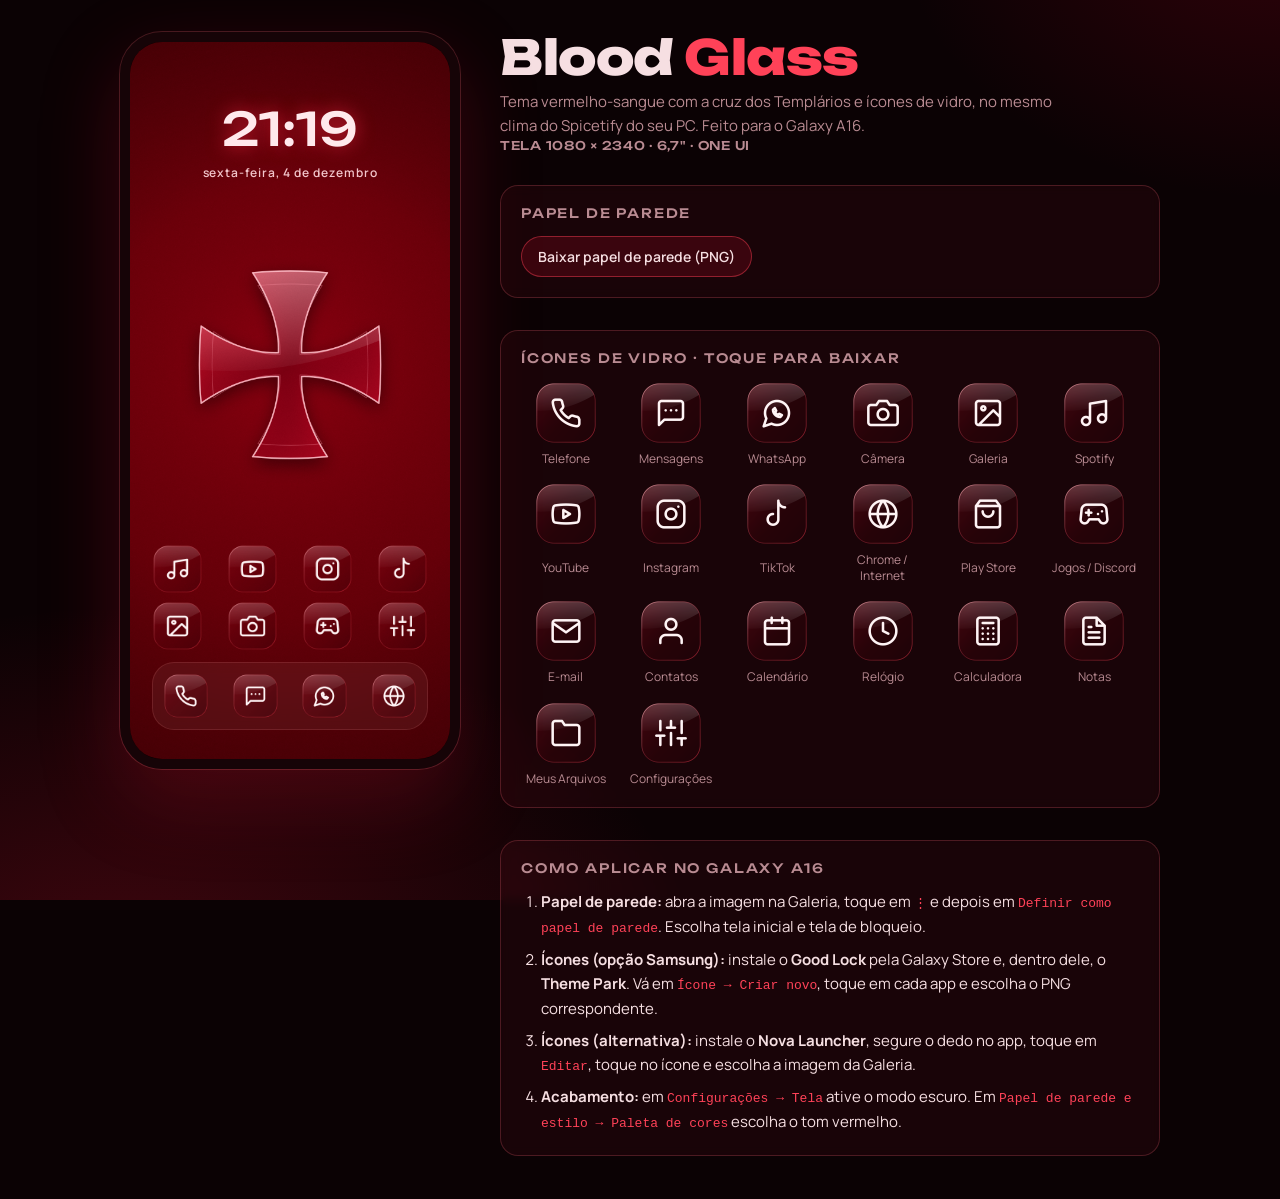
<file: tema-celular/index.html>
<!doctype html>
<html lang="pt-BR">
<head>
<meta charset="utf-8">
<meta name="viewport" content="width=device-width, initial-scale=1, viewport-fit=cover">
<title>Blood Glass A16</title>
<link rel="preconnect" href="https://fonts.googleapis.com">
<link rel="stylesheet" href="https://fonts.googleapis.com/css2?family=Unbounded:wght@500;800&family=Manrope:wght@400;600&display=swap">
<style>
/* Layout: preview do celular à esquerda, controles e downloads à direita; empilha no celular. */
:root {
  --bg: #0b0204;
  --panel: rgba(255, 60, 80, 0.06);
  --line: rgba(255, 110, 125, 0.22);
  --fg: #f6dfe2;
  --muted: #b98b92;
  --accent: #d0102a;
  --accent-hi: #ff4258;
  --display: "Unbounded", "Arial Black", system-ui, sans-serif;
  --body: "Manrope", system-ui, -apple-system, "Segoe UI", sans-serif;
  color-scheme: dark;
}
* { box-sizing: border-box }
body {
  margin: 0; background: var(--bg); color: var(--fg); font: 15px/1.6 var(--body);
  padding-inline: 16px; padding-block: 32px 48px;
  background-image: radial-gradient(60rem 40rem at 10% 110%, rgba(208,16,42,.28), transparent 60%),
                    radial-gradient(40rem 30rem at 100% -10%, rgba(120,0,20,.35), transparent 60%);
  background-attachment: fixed;
}
main { max-width: 1040px; margin: 0 auto; display: grid; gap: 40px; grid-template-columns: minmax(0, 340px) minmax(0, 1fr); align-items: start }
@media (max-width: 760px) { main { grid-template-columns: minmax(0, 1fr) } }
h1 { font: 800 clamp(30px, 6vw, 48px)/1.05 var(--display); margin: 0 0 8px; letter-spacing: -.01em; text-wrap: balance }
h1 span { color: var(--accent-hi) }
h2 { font: 500 13px/1.2 var(--display); text-transform: uppercase; letter-spacing: .14em; color: var(--muted); margin: 0 0 14px }
p { margin: 0; max-width: 62ch }
.lede { color: var(--muted) }
.phone {
  position: relative; width: 100%; max-width: 340px; aspect-ratio: 1080 / 2340; border-radius: 42px;
  border: 10px solid #160407; box-shadow: 0 0 0 1px var(--line), 0 30px 80px rgba(208,16,42,.25);
  overflow: hidden; background: #000;
}
.phone canvas.wp { position: absolute; inset: 0; width: 100%; height: 100% }
.phone .grid { position: absolute; left: 7%; right: 7%; bottom: 16%; display: grid; grid-template-columns: repeat(4, 1fr); gap: 7% 9% }
.phone .grid img { width: 100%; display: block }
.phone .dock { position: absolute; left: 7%; right: 7%; bottom: 4%; display: grid; grid-template-columns: repeat(4, 1fr); gap: 9%; padding: 3%; border-radius: 22px; background: rgba(255,255,255,.05); border: 1px solid rgba(255,140,150,.15); backdrop-filter: blur(8px) }
.phone .dock img { width: 100%; display: block }
.phone .clock { position: absolute; top: 9%; width: 100%; text-align: center; font: 500 46px/1 var(--display); color: #ffe9ec; text-shadow: 0 0 18px rgba(255,40,70,.6) }
.phone .date { position: absolute; top: 17%; width: 100%; text-align: center; font: 600 12px var(--body); color: #f2c5cb; letter-spacing: .08em }
.side { display: grid; gap: 32px; min-width: 0 }
.card { background: var(--panel); border: 1px solid var(--line); border-radius: 18px; padding: 20px; backdrop-filter: blur(6px) }
.row { display: flex; flex-wrap: wrap; gap: 10px }
button {
  font: 600 14px var(--body); color: var(--fg); background: rgba(208,16,42,.18); border: 1px solid rgba(255,66,88,.45);
  padding: 10px 16px; border-radius: 999px; cursor: pointer;
}
button:hover { background: rgba(208,16,42,.35) }
button[aria-pressed="true"] { background: var(--accent); border-color: var(--accent-hi) }
button:focus-visible { outline: 2px solid var(--accent-hi); outline-offset: 2px }
.icons { display: grid; grid-template-columns: repeat(auto-fill, minmax(78px, 1fr)); gap: 16px }
.icons figure { margin: 0; display: grid; gap: 6px; justify-items: center; text-align: center }
.icons img { width: 64px; height: 64px; cursor: pointer }
.icons figcaption { font-size: 12px; color: var(--muted); line-height: 1.3 }
ol { margin: 0; padding-left: 20px; display: grid; gap: 8px }
code { font-size: 13px; color: var(--accent-hi) }
.spec { font: 500 12px var(--display); color: var(--muted); letter-spacing: .06em }
@media (prefers-reduced-motion: no-preference) { .phone { transition: transform .4s } .phone:hover { transform: translateY(-4px) } }
</style>
</head>
<body>
<main>
  <div class="phone" id="phone">
    <canvas class="wp" id="wpPreview" width="540" height="1170"></canvas>
    <div class="clock" id="pClock">12:00</div>
    <div class="date" id="pDate"></div>
    <div class="grid" id="pGrid"></div>
    <div class="dock" id="pDock"></div>
  </div>

  <div class="side">
    <header>
      <h1>Blood <span>Glass</span></h1>
      <p class="lede">Tema vermelho-sangue com a cruz dos Templários e ícones de vidro, no mesmo clima do Spicetify do seu PC. Feito para o Galaxy A16.</p>
      <p class="spec">TELA 1080 × 2340 · 6,7" · ONE UI</p>
    </header>

    <section class="card">
      <h2>Papel de parede</h2>
      <div class="row">
        <button type="button" id="dlWp">Baixar papel de parede (PNG)</button>
      </div>
    </section>

    <section class="card">
      <h2>Ícones de vidro · toque para baixar</h2>
      <div class="icons" id="iconList"></div>
    </section>

    <section class="card">
      <h2>Como aplicar no Galaxy A16</h2>
      <ol>
        <li><b>Papel de parede:</b> abra a imagem na Galeria, toque em <code>⋮</code> e depois em <code>Definir como papel de parede</code>. Escolha tela inicial e tela de bloqueio.</li>
        <li><b>Ícones (opção Samsung):</b> instale o <b>Good Lock</b> pela Galaxy Store e, dentro dele, o <b>Theme Park</b>. Vá em <code>Ícone → Criar novo</code>, toque em cada app e escolha o PNG correspondente.</li>
        <li><b>Ícones (alternativa):</b> instale o <b>Nova Launcher</b>, segure o dedo no app, toque em <code>Editar</code>, toque no ícone e escolha a imagem da Galeria.</li>
        <li><b>Acabamento:</b> em <code>Configurações → Tela</code> ative o modo escuro. Em <code>Papel de parede e estilo → Paleta de cores</code> escolha o tom vermelho.</li>
      </ol>
    </section>
  </div>
</main>

<script>
const W = 1080, H = 2340;

// Glifos 24×24 desenhados com traço (estilo linha).
const ICONS = [
  ["telefone", "Telefone", "M22 16.9v3a2 2 0 0 1-2.2 2 19.8 19.8 0 0 1-8.6-3.1 19.5 19.5 0 0 1-6-6A19.8 19.8 0 0 1 2.1 4.2 2 2 0 0 1 4.1 2h3a2 2 0 0 1 2 1.7c.1.9.4 1.8.7 2.7a2 2 0 0 1-.5 2.1L8 9.8a16 16 0 0 0 6 6l1.3-1.3a2 2 0 0 1 2.1-.4c.9.3 1.8.6 2.7.7a2 2 0 0 1 1.7 2z"],
  ["mensagens", "Mensagens", "M21 15a2 2 0 0 1-2 2H7l-4 4V5a2 2 0 0 1 2-2h14a2 2 0 0 1 2 2z M8 10h.01 M12 10h.01 M16 10h.01"],
  ["whatsapp", "WhatsApp", "M7.9 20A9 9 0 1 0 4 16.1L2 22z M9 9.5c0 3 2.5 5.5 5.5 5.5l1.2-1.4-2-1-1 .8a4 4 0 0 1-2.1-2.1l.8-1-1-2z"],
  ["camera", "Câmera", "M23 19a2 2 0 0 1-2 2H3a2 2 0 0 1-2-2V8a2 2 0 0 1 2-2h4l2-3h6l2 3h4a2 2 0 0 1 2 2z M16 13a4 4 0 1 1-8 0 4 4 0 0 1 8 0z"],
  ["galeria", "Galeria", "M5 3h14a2 2 0 0 1 2 2v14a2 2 0 0 1-2 2H5a2 2 0 0 1-2-2V5a2 2 0 0 1 2-2z M21 15l-5-5L5 21 M10 8.5a1.5 1.5 0 1 1-3 0 1.5 1.5 0 0 1 3 0z"],
  ["spotify", "Spotify", "M9 18V5l12-2v13 M9 18a3 3 0 1 1-6 0 3 3 0 0 1 6 0z M21 16a3 3 0 1 1-6 0 3 3 0 0 1 6 0z"],
  ["youtube", "YouTube", "M2.5 17a24 24 0 0 1 0-10 2 2 0 0 1 1.4-1.4 49.6 49.6 0 0 1 16.2 0A2 2 0 0 1 21.5 7a24 24 0 0 1 0 10 2 2 0 0 1-1.4 1.4 49.6 49.6 0 0 1-16.2 0A2 2 0 0 1 2.5 17z M10 15l5-3-5-3z"],
  ["instagram", "Instagram", "M7 2h10a5 5 0 0 1 5 5v10a5 5 0 0 1-5 5H7a5 5 0 0 1-5-5V7a5 5 0 0 1 5-5z M16 12a4 4 0 1 1-8 0 4 4 0 0 1 8 0z M17.5 6.5h.01"],
  ["tiktok", "TikTok", "M9 12a4 4 0 1 0 4 4V2a5 5 0 0 0 5 5"],
  ["navegador", "Chrome / Internet", "M22 12a10 10 0 1 1-20 0 10 10 0 0 1 20 0z M2 12h20 M12 2a15.3 15.3 0 0 1 4 10 15.3 15.3 0 0 1-4 10 15.3 15.3 0 0 1-4-10 15.3 15.3 0 0 1 4-10z"],
  ["playstore", "Play Store", "M6 2L3 6v14a2 2 0 0 0 2 2h14a2 2 0 0 0 2-2V6l-3-4z M3 6h18 M16 10a4 4 0 0 1-8 0"],
  ["jogos", "Jogos / Discord", "M6 11h4 M8 9v4 M15 12h.01 M18 10h.01 M17.3 5H6.7a4 4 0 0 0-4 3.6L2 15.5A3 3 0 0 0 7.2 18l1.3-2h7l1.3 2a3 3 0 0 0 5.2-2.5l-.7-6.9a4 4 0 0 0-4-3.6z"],
  ["email", "E-mail", "M4 4h16a2 2 0 0 1 2 2v12a2 2 0 0 1-2 2H4a2 2 0 0 1-2-2V6a2 2 0 0 1 2-2z M22 6l-10 7L2 6"],
  ["contatos", "Contatos", "M20 21v-2a4 4 0 0 0-4-4H8a4 4 0 0 0-4 4v2 M16 7a4 4 0 1 1-8 0 4 4 0 0 1 8 0z"],
  ["calendario", "Calendário", "M5 4h14a2 2 0 0 1 2 2v14a2 2 0 0 1-2 2H5a2 2 0 0 1-2-2V6a2 2 0 0 1 2-2z M16 2v4 M8 2v4 M3 10h18"],
  ["relogio", "Relógio", "M22 12a10 10 0 1 1-20 0 10 10 0 0 1 20 0z M12 6v6l4 2"],
  ["calculadora", "Calculadora", "M6 2h12a2 2 0 0 1 2 2v16a2 2 0 0 1-2 2H6a2 2 0 0 1-2-2V4a2 2 0 0 1 2-2z M8 6h8 M8 10h.01 M12 10h.01 M16 10h.01 M8 14h.01 M12 14h.01 M16 14h.01 M8 18h.01 M12 18h.01 M16 18h.01"],
  ["notas", "Notas", "M14 2H6a2 2 0 0 0-2 2v16a2 2 0 0 0 2 2h12a2 2 0 0 0 2-2V8z M14 2v6h6 M16 13H8 M16 17H8 M10 9H8"],
  ["arquivos", "Meus Arquivos", "M22 19a2 2 0 0 1-2 2H4a2 2 0 0 1-2-2V5a2 2 0 0 1 2-2h5l2 3h9a2 2 0 0 1 2 2z"],
  ["config", "Configurações", "M4 21v-7 M4 10V3 M12 21v-9 M12 8V3 M20 21v-5 M20 12V3 M1 14h6 M9 8h6 M17 16h6"],
];

function rng(seed) { return () => ((seed = (seed * 16807) % 2147483647) - 1) / 2147483646; }

function roundRect(ctx, x, y, w, h, r) {
  ctx.beginPath(); ctx.moveTo(x + r, y);
  ctx.arcTo(x + w, y, x + w, y + h, r); ctx.arcTo(x + w, y + h, x, y + h, r);
  ctx.arcTo(x, y + h, x, y, r); ctx.arcTo(x, y, x + w, y, r); ctx.closePath();
}

function drawIcon(path, size = 512) {
  const c = document.createElement("canvas"); c.width = c.height = size;
  const ctx = c.getContext("2d"), s = size, pad = s * 0.04, r = s * 0.27;
  // corpo de vidro translúcido
  roundRect(ctx, pad, pad, s - 2 * pad, s - 2 * pad, r);
  let g = ctx.createLinearGradient(0, pad, s, s - pad);
  g.addColorStop(0, "rgba(170, 10, 32, 0.34)"); g.addColorStop(0.55, "rgba(90, 0, 16, 0.22)"); g.addColorStop(1, "rgba(40, 0, 8, 0.32)");
  ctx.fillStyle = g; ctx.fill();
  ctx.save(); ctx.clip();
  // reflexo diagonal do vidro
  ctx.beginPath(); ctx.moveTo(0, 0); ctx.lineTo(s, 0); ctx.lineTo(s, s * 0.18); ctx.quadraticCurveTo(s * 0.5, s * 0.5, 0, s * 0.46); ctx.closePath();
  g = ctx.createLinearGradient(0, 0, 0, s * 0.5);
  g.addColorStop(0, "rgba(255,255,255,0.22)"); g.addColorStop(1, "rgba(255,255,255,0.01)");
  ctx.fillStyle = g; ctx.fill();
  ctx.restore();
  // borda
  roundRect(ctx, pad + 2, pad + 2, s - 2 * pad - 4, s - 2 * pad - 4, r - 2);
  g = ctx.createLinearGradient(0, 0, s, s);
  g.addColorStop(0, "rgba(255,200,205,0.75)"); g.addColorStop(0.5, "rgba(255,80,100,0.25)"); g.addColorStop(1, "rgba(255,60,80,0.55)");
  ctx.strokeStyle = g; ctx.lineWidth = s * 0.012; ctx.stroke();
  // glifo
  ctx.save();
  const k = s * 0.5 / 24; ctx.translate(s * 0.25, s * 0.25); ctx.scale(k, k);
  ctx.lineCap = ctx.lineJoin = "round"; ctx.lineWidth = 1.9;
  ctx.strokeStyle = "#fff4f5"; ctx.stroke(new Path2D(path));
  ctx.restore();
  return c;
}

function grain(ctx, rand, amount) {
  const img = ctx.getImageData(0, 0, W, H), d = img.data;
  for (let i = 0; i < d.length; i += 4) { const n = (rand() - 0.5) * amount; d[i] += n; d[i + 1] += n * 0.6; d[i + 2] += n * 0.6; }
  ctx.putImageData(img, 0, 0);
}

function wallpaperSangue(ctx, rand) {
  // fundo vermelho-sangue liso, um pouco mais claro atrás da cruz
  ctx.fillStyle = "#5e0008"; ctx.fillRect(0, 0, W, H);
  const g = ctx.createRadialGradient(W * 0.5, H * 0.45, 0, W * 0.5, H * 0.45, H * 0.6);
  g.addColorStop(0, "#8a0010"); g.addColorStop(1, "rgba(94,0,8,0)");
  ctx.fillStyle = g; ctx.fillRect(0, 0, W, H);
  templarCross(ctx, W * 0.5, H * 0.45, 300);
  vignette(ctx); grain(ctx, rand, 8);
}

// Cruz pátea da Ordem dos Templários, em vidro vermelho.
function crossPath(cx, cy, L) {
  const a = L * 0.13, w = L * 0.42, p = new Path2D();
  const rot = (x, y, k) => { for (let i = 0; i < k; i++) [x, y] = [-y, x]; return [cx + x, cy + y]; };
  p.moveTo(...rot(-a, -a, 0));
  for (let k = 0; k < 4; k++) {
    const c1 = rot(-a * 0.9, -L * 0.55, k), e1 = rot(-w, -L, k), m = rot(0, -L * 1.04, k), e2 = rot(w, -L, k), c2 = rot(a * 0.9, -L * 0.55, k), end = rot(a, -a, k);
    p.quadraticCurveTo(...c1, ...e1); p.quadraticCurveTo(...m, ...e2); p.quadraticCurveTo(...c2, ...end);
  }
  p.closePath(); return p;
}

function templarCross(ctx, cx, cy, L) {
  // halo atrás da cruz
  let g;
  const outer = crossPath(cx, cy, L), inner = crossPath(cx, cy, L * 0.86);
  ctx.save();
  ctx.shadowColor = "rgba(20,0,2,0.75)"; ctx.shadowBlur = 60; ctx.shadowOffsetY = 18;
  g = ctx.createLinearGradient(cx - L, cy - L, cx + L, cy + L);
  g.addColorStop(0, "rgba(230,20,50,0.85)"); g.addColorStop(0.5, "rgba(140,0,22,0.75)"); g.addColorStop(1, "rgba(200,10,40,0.85)");
  ctx.fillStyle = g; ctx.fill(outer);
  ctx.restore();
  ctx.save(); ctx.clip(outer);
  // reflexo de vidro
  g = ctx.createLinearGradient(cx, cy - L, cx, cy + L * 0.2);
  g.addColorStop(0, "rgba(255,255,255,0.35)"); g.addColorStop(1, "rgba(255,255,255,0)");
  ctx.fillStyle = g;
  ctx.beginPath(); ctx.moveTo(cx - L * 1.1, cy - L * 1.1); ctx.lineTo(cx + L * 1.1, cy - L * 1.1); ctx.lineTo(cx + L * 1.1, cy - L * 0.3); ctx.quadraticCurveTo(cx, cy + L * 0.15, cx - L * 1.1, cy + L * 0.05); ctx.closePath(); ctx.fill();
  ctx.restore();
  ctx.lineJoin = "round";
  ctx.strokeStyle = "rgba(255,190,200,0.9)"; ctx.lineWidth = 5; ctx.stroke(outer);
  ctx.strokeStyle = "rgba(255,150,165,0.35)"; ctx.lineWidth = 2.5; ctx.stroke(inner);
}

function vignette(ctx) {
  const g = ctx.createRadialGradient(W / 2, H / 2, H * 0.3, W / 2, H / 2, H * 0.75);
  g.addColorStop(0, "rgba(0,0,0,0)"); g.addColorStop(1, "rgba(0,0,0,0.45)");
  ctx.fillStyle = g; ctx.fillRect(0, 0, W, H);
}

function renderWallpaper(seed) {
  const c = document.createElement("canvas"); c.width = W; c.height = H;
  const ctx = c.getContext("2d"), rand = rng(seed);
  wallpaperSangue(ctx, rand);
  return c;
}

function save(canvas, name) {
  canvas.toBlob(b => {
    const a = document.createElement("a"); a.href = URL.createObjectURL(b); a.download = name;
    document.body.appendChild(a); a.click(); a.remove(); setTimeout(() => URL.revokeObjectURL(a.href), 2000);
  }, "image/png");
}

let current;
function refresh() {
  current = renderWallpaper(7);
  const p = document.getElementById("wpPreview");
  p.getContext("2d").drawImage(current, 0, 0, p.width, p.height);
}

const iconCanvases = Object.fromEntries(ICONS.map(([id, , path]) => [id, drawIcon(path)]));
const list = document.getElementById("iconList"), grid = document.getElementById("pGrid"), dock = document.getElementById("pDock");
for (const [id, label] of ICONS) {
  const url = iconCanvases[id].toDataURL();
  const f = document.createElement("figure");
  f.innerHTML = `<img alt="Ícone ${label}" src="${url}"><figcaption>${label}</figcaption>`;
  f.querySelector("img").addEventListener("click", () => save(iconCanvases[id], `icone-${id}.png`));
  list.appendChild(f);
}
["spotify", "youtube", "instagram", "tiktok", "galeria", "camera", "jogos", "config"].forEach(id => { const i = new Image(); i.src = iconCanvases[id].toDataURL(); i.alt = ""; grid.appendChild(i); });
["telefone", "mensagens", "whatsapp", "navegador"].forEach(id => { const i = new Image(); i.src = iconCanvases[id].toDataURL(); i.alt = ""; dock.appendChild(i); });

const now = new Date();
document.getElementById("pClock").textContent = now.toLocaleTimeString("pt-BR", { hour: "2-digit", minute: "2-digit" });
document.getElementById("pDate").textContent = now.toLocaleDateString("pt-BR", { weekday: "long", day: "numeric", month: "long" });

document.getElementById("dlWp").addEventListener("click", () => save(current, "papel-de-parede-templario.png"));

// usado pelo script de exportação
window.exportAll = () => ({
  wallpapers: { templario: renderWallpaper(7).toDataURL() },
  icons: Object.fromEntries(Object.entries(iconCanvases).map(([k, c]) => [k, c.toDataURL()])),
});
refresh();
</script>
</body>
</html>
</file>
